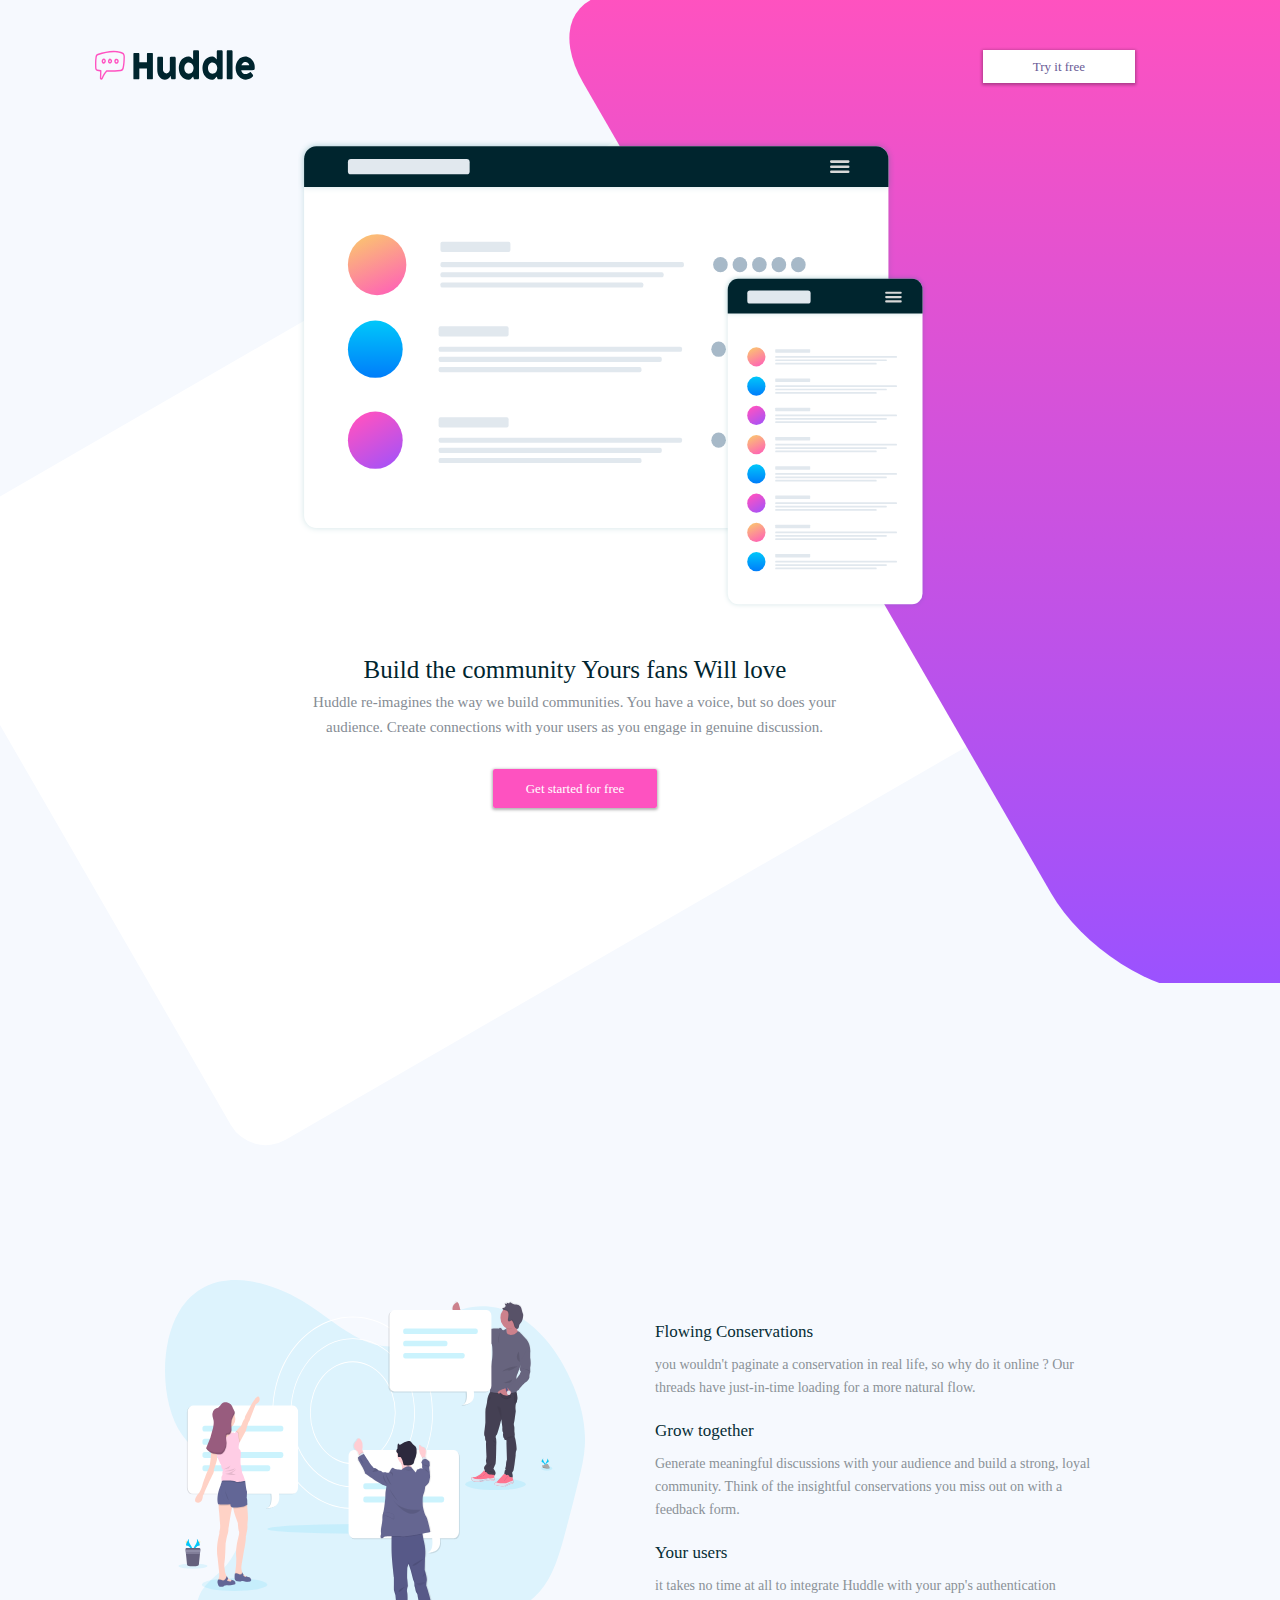
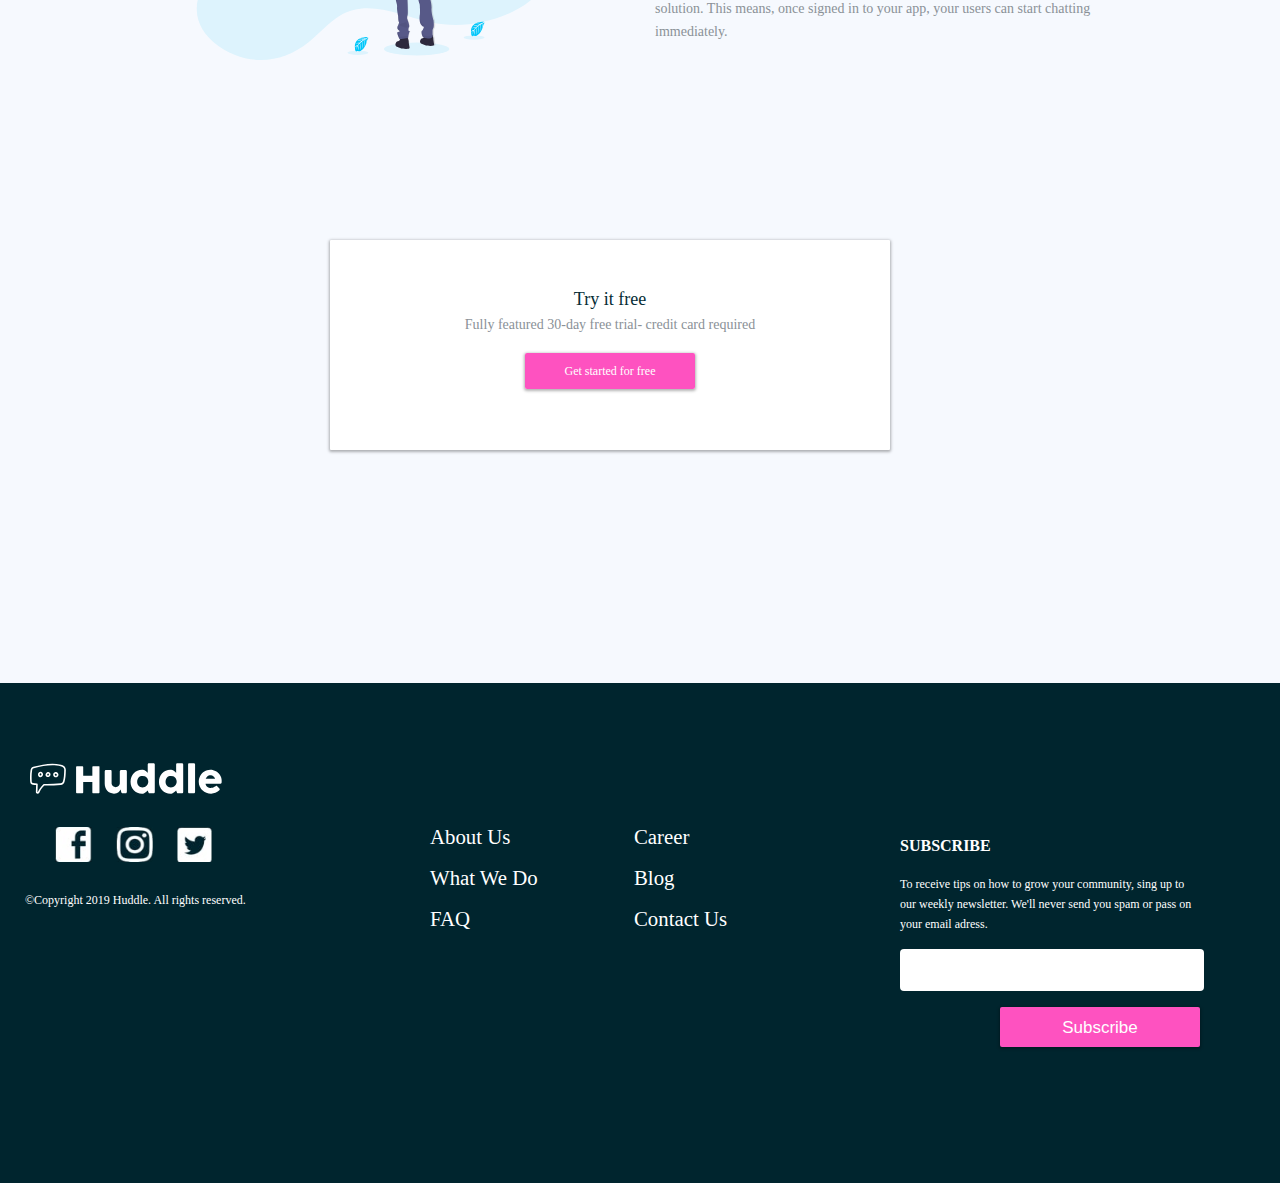
<file: index.html>
<!DOCTYPE html>
<html lang="en">
<head>
  <meta charset="UTF-8">
  <meta name="viewport" content="width=device-width, initial-scale=1.0"> <!-- displays site properly based on user's device -->
  <link rel="stylesheet" href="css/style.css">
  <link rel="stylesheet" href="css/reset.css">

  <link rel="icon" type="image/png" sizes="32x32" href="./images/favicon-32x32.png">
  <link href="https://fonts.googleapis.com/css?family=Poppins&display=swap" rel="stylesheet">

  
  <title>Frontend Mentor | Huddle landing page with coded decorative elements</title>
  
 
</head>

<body>
  
  <header class="cabecalho container">
 
    <figure class="logo">
      <img src="images/logo.svg" alt="logo">
    </figure>



  <section class="botao">
    <a href="#">Try it free</a>
  </section>
  </header>

  <div id="triangulo">
    <div id="triangulo2">

    </div>
  </div>

  <div id="retangulo">
    <div id="retangulo2"></div>
  </div>



  <div class="image container">
    <figure>
     <img src="images/illustration-mockups.svg" alt="">
    </figure>
  </div>


  <div class="inicie container">
    <h1>Build the community Yours fans Will love</h1>
    <p>
      Huddle re-imagines the way we build communities. You have a voice, but so does your audience.
      Create connections with your users as you engage in genuine discussion.
    </p>

    <a href="#">Get started for free</a>
  </div>


  <div class="vantagens container">

    <section class="lado">
      <figure>
        <img src="images/illustration-your-users.svg" alt="">
      </figure>
    </section>

    <section  class="lado" id="vantagensEmTexto">
      <h1>Flowing Conservations</h1>
        <p>
          you wouldn't paginate a conservation in real life, so why do it online
          ? Our threads have just-in-time loading for a more natural flow.
        </p>

      <h1>Grow together</h1>
        <p>
          Generate meaningful discussions with your audience and build a strong, 
          loyal community. Think of the insightful conservations you miss out on 
          with a feedback form. 
        </p>
      

      <h1>Your users</h1>
        <p>
          it takes no time at all to integrate Huddle with your app's authentication
          solution. This means, once signed in to your app, your users can start 
          chatting immediately.
        </p>


    </section>

  </div>

  <div class="destaqueBotao container">

    <section>

      <h1>Try it free</h1>

      <p>Fully featured 30-day free trial- credit card required</p>

      <a href="#">Get started for free</a>

    </section>

  </div>
  

  <footer>
    <figure>
      <img  src="images/logo_bg.svg" alt="logo">
    </figure>

  
    
      <div class=" CopyERedeSocial container">
          <section>            
              <img src="images/rodaPe_face.png" alt="Facebook">  
              <img src="images/rodaPe_insta.png" alt="Instagram">
              <img src="images/rodaPe_twitter.png" alt="Twitter">
          </section>

        

        <p>&copy;Copyright 2019 Huddle. All rights reserved.</p>
    
        </div>
      <div class="navegacao">

        <section class="nav1">

          <nav>          
              <ul>
                <li><a href="#">About Us</a></li>
                <li><a href="#">What We Do</a></li>
                <li><a href="#">FAQ</a></li>
              </ul>
          </nav>

        </section>

        <section class="nav1">
            <nav>          
                <ul>
                  <li><a href="#">Career</a></li>
                  <li><a href="#">Blog</a></li>
                  <li><a href="#">Contact Us<a></li>
                </ul>
            </nav>

        </section>


      </div>
    
      
      <div class="inscricao container">
        <div>    
          <h2>Subscribe</h2>
          <p>To receive tips on how to grow your community,
            sing up to our weekly newsletter. We'll never send
            you spam or pass on your email adress.
          </p>
        </div>
        <div>
          <input type="text">
          <button>Subscribe</button>
        </div>
     
      </div>
      

 
  
  </footer>

 

</body>
</html>
</file>
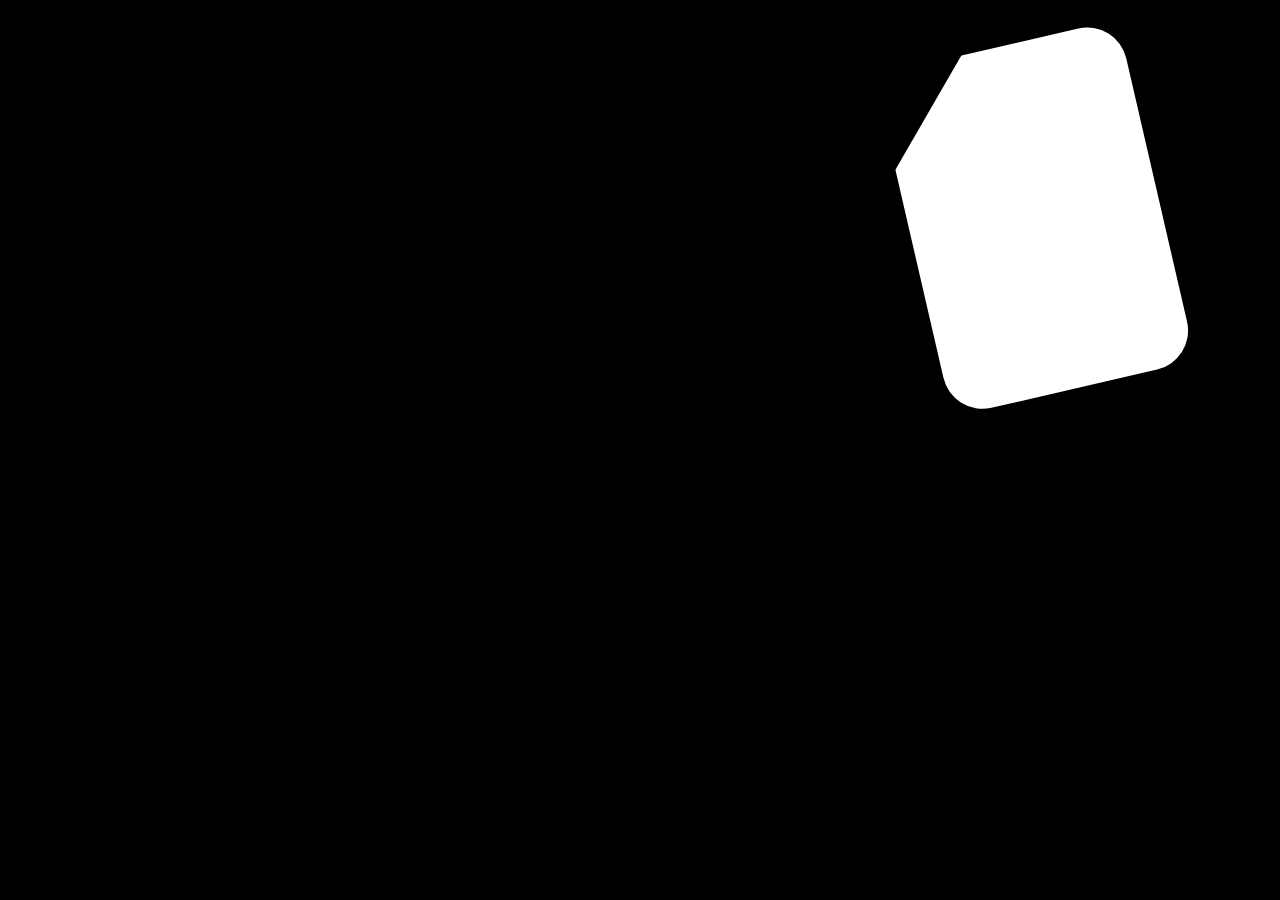
<file: index1.html>
<html lang="en">
<head>
    <meta charset="UTF-8">
    <meta name="viewport" content="width=device-width, initial-scale=1.0">
    <meta http-equiv="X-UA-Compatible" content="ie=edge">
    <link rel="stylesheet" href="tes.css">
    <title>Document</title>
    <link rel="stylesheet" href="css/reset.css">
</head>
<body>
        <div id="teste3">
                <div id="teste4">
            
                </div>
              </div>
    
</body>
</html>
</file>
<file: css/style.css>
@media (max-width: 779px)  {

    body{
        background-color:#f6f9fe;
        font-family: 'Poppins', sans-serif;
        font-weight: 400px;
        z-index: 9999 ;
        height: 200px;
        
    }

#triangulo{
    position: relative;
      overflow:hidden;
      width: 400px;
      height: 500px;
      
      float: right;
      bottom:100px;
      z-index: -1;
    
  }
  
  #triangulo2{
    background-image: linear-gradient(rgb(255, 82, 191),rgb(154, 82, 255));
    width: 400px;
    height: 450px;
    border-radius: 100px 0px 0px 0px;/*Esquerda-S Direita-Superior Direita-Baixo Esquerda-Baixo*/
    position: absolute;
    top: 10px;
    left:290px; 
    transform: skewX(30deg); 
    z-index: -1;
  
  }
  #retangulo{
    position: relative;
      overflow:hidden;
      width: 400px;
      height: 600px;
      
      float: right;
        bottom: 400px;
      z-index: -2;
    rotate:30deg;
  }
  
  #retangulo2{
    background-color: white;
    width: 370px;
    height: 450px;
    transform: rotate(-25deg);
    position:absolute;
    top: 70px;
    left: 40px;
    border-radius: 40px;

    /*transform: skewX(30deg); 
    z-index: -2;
    border-radius: 50px;
  */
  
  }



    
    
    .container{
    
        width: 310px;
        margin: 0 auto;
    
    }
    .cabecalho {
        position: relative;
    }
    .cabecalho img{
    
        width: 120px;
        height: 20px;
        margin-top: 30px;
        margin-left: 5px;
        
    }
    
    .botao a {
        margin-right: 10px;
        position: absolute;
        top:25px;
        right:4px ;
        color: #6a5b96;
        background-color: white;
        padding: 8px 15px;
        font-size: 13px;
        text-decoration: none ;
        box-shadow: 0 1px 3px 1px rgba(0, 0, 0, 0.3);
    
    }
    .image{
        text-align: center;
    }
    
    .image img{
    
        /*margin-top: 70px;*/
        width: 100%;
      
        position: relative;
        top:-1050px;
      
    }
    
    .inicie{
    
        text-align: center;
        position: relative;
        bottom: 1079px;
    }
    .inicie h1{
        
        margin-top: 50px;
        font-size: 25px;   
        line-height: 40px;
        font-weight: bold;
        color:#00252f;
    
    
    }
    
    .inicie p{
       
        font-size: 15px;
        line-height: 25px;
        margin-bottom: 40px;
        color:#858c94;
    
    }
    
    .inicie a{
        color: white;
        background-color: #fe52c0;
        padding: 12px 33px;
        font-size: 13px;
        text-decoration: none ;
        box-shadow: 0 1px 3px 1px rgba(0, 0, 0, 0.3);
        border-radius: 2px;
     
    
    
    }
    .vantagens{

        position: relative;
        bottom:930px;

    }
    .vantagens img{
    
        margin-top:100px;
        width: 300px;
        height: 230px;
    
    
    }
    .vantagens #vantagensEmTexto{
    
        text-align: center;
        margin-top: 120px;
        font-size: 14px;
        line-height: 23px;
        color:#8a9197;
    }
    .vantagens #vantagensEmTexto h1{
        margin-top:50px;
        font-size: 17px; 
        margin-bottom: 35px; 
        color: #052d35; 
      
    }
    
    .destaqueBotao{
        margin-top: 90px;
        margin-bottom: 80px;
        width: 330px;
        height: 160px;
        background-color: white;
        border-radius: 1px;
        box-shadow: 0 1px 3px 1px rgba(0, 0, 0, 0.2);
        text-align: center;

        position: relative;
        bottom:920px;
    
    }


    
    .destaqueBotao h1{
    
        padding-top:30px;
        font-size: 15px;
        margin-bottom: 10px;
        color: #052d35; 
    }
    
    .destaqueBotao p{
    
        font-size: 12px;
        margin-bottom:25px;
        color:#8a9197;
    }
    
    .destaqueBotao a{
        
        color: white;
        background-color: #fe52c0;
        padding: 11px 29px;
        font-size: 12px;
        text-decoration: none ;
        box-shadow: 0 1px 3px 1px rgba(0, 0, 0, 0.3);
        border-radius: 2px;
        
        
    
    }
    
    footer{
    
        background-color:#00252e;
        position: relative;
        height: 900px;
        color:white;
        position: relative;
        bottom:920px;
    }
    
    footer figure{
        
        text-align: center;
    
    }
    
    footer img{
        margin-top:80px;
        width: 200px;
        height: 30px;
        margin-bottom: 60px;
    }
    
    .CopyERedeSocial{
    
        position: absolute;
        top:730px;
        text-align: center;
    
    }
    
    .CopyERedeSocial section{
        text-align: center;
        margin-left: 80px;
    
    }
    .CopyERedeSocial img{
    
        width: 32px;
        height: 28px;
        margin-right: 20px;
        margin-bottom: 9px;
        margin-top: 60px;
    }
    
    .CopyERedeSocial p{
        margin-top:20px;
        text-align: center;
        margin-bottom: 30px;
        font-size: 12px;
        margin-left: 37px;
    }
    .navegacao{

        margin-left: 40px;

    }
    .navegacao nav ul li{
    
        text-decoration: none;
        margin-top:20px; 
        list-style-type: none;
        font-size: 18px;
       
    }
    .navegacao nav ul li a {
        
        text-decoration: none;
        color: white;
    }
    .inscricao{
    
        text-align: center;
    
    }
    
    .inscricao h2{
        margin-top: 70px;
        text-transform: uppercase;
        font-weight: bold;
        margin-bottom: 20px;
    }
    
    .inscricao p {
    
        font-size: 12px;
        line-height: 20px;
        margin-bottom: 15px;
    }
    
       
    
    .inscricao input{
    
        width: 100%;
        height:40px;
        border-radius: 1px;
        margin-bottom: 16px;
        border: none;
    
    }
    .inscricao button{
    
        color: white;
        background-color: #fe52c0;
        padding: 11px 29px;
        font-size: 17px;
        text-decoration: none ;
        box-shadow: 0 1px 3px 1px rgba(0, 0, 0, 0.3);
        border-radius: 2px;
        border: none;
        width: 100%;
        height:40px;
    }
    
    
    
    }


@media (min-width: 780px){ 
 
    
    body{
            background-color:#f6f9fe;
            z-index: 9999 ;
            position: relative;
            
        }




        #triangulo{
            position: relative;
              overflow:hidden;
              width: 750px;
              height: 1000px;
              
              float: right;
              top:-100px;
              z-index: -1;
            
          }
          
          #triangulo2{
            background-image: linear-gradient(rgb(255, 82, 191),rgb(154, 82, 255));
            width: 750px;
            height: 1000px;
            border-radius: 90px 0px 0px 100px;/*Esquerda-S Direita-Superior Direita-Baixo Esquerda-Baixo*/
            position: absolute;
            top: 10px;
            left:290px; 
            transform: skewX(30deg); 
            z-index: -1;
          
          }
          #retangulo{
            position: relative;
              overflow:hidden;
              width: 800px;
              height: 1200px;
              
              float: right;
                top: -1100px;
                right: 350px;
              z-index: -2;
              transform: rotate(-120deg);
            
          }
          
          #retangulo2{
            background-color: white;
            width: 700px;
            height: 1200px;
           /* transform: rotate(-25deg);*/
            position:absolute;
            top: 70px;
            left: 40px;
            border-radius: 40px;
            z-index: -2;
            /*transform: skewX(30deg); 
           
            border-radius: 50px;
            */
          
          } 
        
        .container{
        
            width: 1150px;
            margin: 0 auto;
        
            
        }
        .cabecalho {
            position: relative;
        }
        .cabecalho img{
        
            width: 160px;
            height: 30px;
            margin-left: 30px;
            margin-top:50px;
        
        
        }
        
        .botao a {
            margin-right: 10px;
            position: absolute;
            top:50px;
            right:70px ;
            color: #6a5b96;
            background-color: white;
            padding: 10px 50px;
            font-size: 13px;
            text-decoration: none ;
            box-shadow: 0 1px 3px 1px rgba(0, 0, 0, 0.3);
        
        }
        
        .image img{
        
            margin-top: 70px;
            width: 630px;
            height: 470px;
            position: absolute;
            top:70px;
            
            
        }
        .image figure{
        
            text-align: center;
        
        }
        
        .inicie{
        
            text-align: center;
            position: absolute;
            top:600px;
        }
        .inicie h1{
            
            margin-top: 50px;
            font-size: 25px;   
            line-height: 40px;
            color:#00252f;
        
        
        }
        
        .inicie p{
           
            font-size: 15px;
            line-height: 25px;
            margin-bottom: 40px;
            color:#858c94;
            margin-left: 310px;
            
           
            width: 46%;
        
        }
        
        .inicie a{
            color: white;
            background-color: #fe52c0;
            padding: 12px 33px;
            font-size: 13px;
            text-decoration: none ;
            box-shadow: 0 1px 3px 1px rgba(0, 0, 0, 0.3);
            border-radius: 2px;
         
        
        
        }
        
        .lado{
            display: inline-block;
            width: 450px;
            text-align: center;
            position: absolute;
            top: 1180px;
        }
        
        .vantagens img{
        
            margin-top:100px;
            width: 420px;
            height: 380px;
            margin-left: 100px;
          
        
        }
        .vantagens #vantagensEmTexto{
        
            text-align: left;
            margin-top: 120px;
            font-size: 14px;
            line-height: 23px;
            color:#8a9197;
            margin-left: 590px;
        }
        .vantagens #vantagensEmTexto h1{
            margin-top:20px;
            font-size: 17px; 
            margin-bottom: 10px; 
            color: #052d35; 
          
        }
        
        .destaqueBotao{
            margin-top: 90px;
            margin-bottom: 80px;
            width: 560px;
            height: 210px;
            background-color: white;
            border-radius: 1px;
            box-shadow: 0 1px 3px 1px rgba(0, 0, 0, 0.3);
            text-align: center;
            position: absolute;
            top:1750px;
            left: 330px;
        
        }
        
        .destaqueBotao h1{
        
            padding-top:50px;
            font-size: 18px;
            margin-bottom: 10px;
            color: #052d35; 
        }
        
        .destaqueBotao p{
        
            font-size: 14px;
            margin-bottom:30px;
            color:#8a9197;
        }
        
        .destaqueBotao a{
            
            color: white;
            background-color: #fe52c0;
            padding: 11px 40px;
            font-size: 12px;
            text-decoration: none ;
            box-shadow: 0 1px 3px 1px rgba(0, 0, 0, 0.3);
            border-radius: 2px;
            
            
        
        }
        
        footer{
            color: white;
            background-color: #00252e;
            width: 100%;
            position: relative;
            top:2200px;
            height: 500px;
        }
        
        
        
        .nav1{
            display: inline-block;
            width: 200px;
        }
        
        
        footer figure img{
            margin-top:80px;
            width: 15%;/*Aqui é o problema*/
        
            margin-bottom: 10px;
            margin-left:30px;
        }
        
        .CopyERedeSocial{
            position: absolute;
            width: 100%;

            
            
        }
        
        
        .CopyERedeSocial section{
            
            margin-left: 55px;
        
        }
        .CopyERedeSocial img{
        
            width: 3%;
            height: 2%;
            margin-right: 20px;
            margin-bottom: 9px;
            margin-top: 20px;
        }
        
        .CopyERedeSocial p{
        
            margin-top:20px;
            margin-bottom: 30px;
            font-size: 12px;
            margin-left: 25px;
        }
        .navegacao nav ul li{
        
            text-decoration: none;
            margin-top:20px; 
            list-style-type: none;
            font-size: 130%;
            /*18*/
           
        }
        
        .navegacao{
        
            position: absolute;
            left: 430px;
            width:100%;
        
        }
        .navegacao nav ul li a {
            
            text-decoration: none;
            color: white;
        }
        .inscricao{
        
            text-align: left;
            width: 300px;
            position: absolute;
            left: 900px;
            top: 85px;
        
        }
        
        .inscricao h2{
            margin-top: 70px;
            text-transform: uppercase;
            font-weight: bold;
            margin-bottom: 20px;
        }
        
        .inscricao p {
        
            font-size: 12px;
            line-height: 20px;
            margin-bottom: 15px;
            
        }
        
           
        
        .inscricao input{
        
            width: 100%;
            height:40px;
            border-radius: 4px;
            margin-bottom: 16px;
            border: none;
        
        
        }
        .inscricao button{
        
            color: white;
            background-color: #fe52c0;
            padding: 11px 20px;
            font-size: 17px;
           
            box-shadow: 0 1px 3px 1px rgba(0, 0, 0, 0.3);
            border-radius: 2px;
            border: none;
            width: 200px;
            height:40px;
            margin-left:100px ;
            cursor: pointer;
        }
      
}
</file>
<file: tes.css>
body{
    background-color: black;
}


#teste3{
    position: relative;
      overflow:hidden;
      width: 400px;
      height: 500px;
      
      float: right;
     
      z-index: -2;
    rotate:30deg;
  }
  
  #teste4{
    background-color: white;
    width: 250px;
    height: 350px;
    transform: rotate(-43deg);
    position:absolute;
    top: 70px;
    left: 20px;
    border-radius: 40px;

    /*transform: skewX(30deg); 
    z-index: -2;
    border-radius: 50px;
  */
  
  }
</file>
